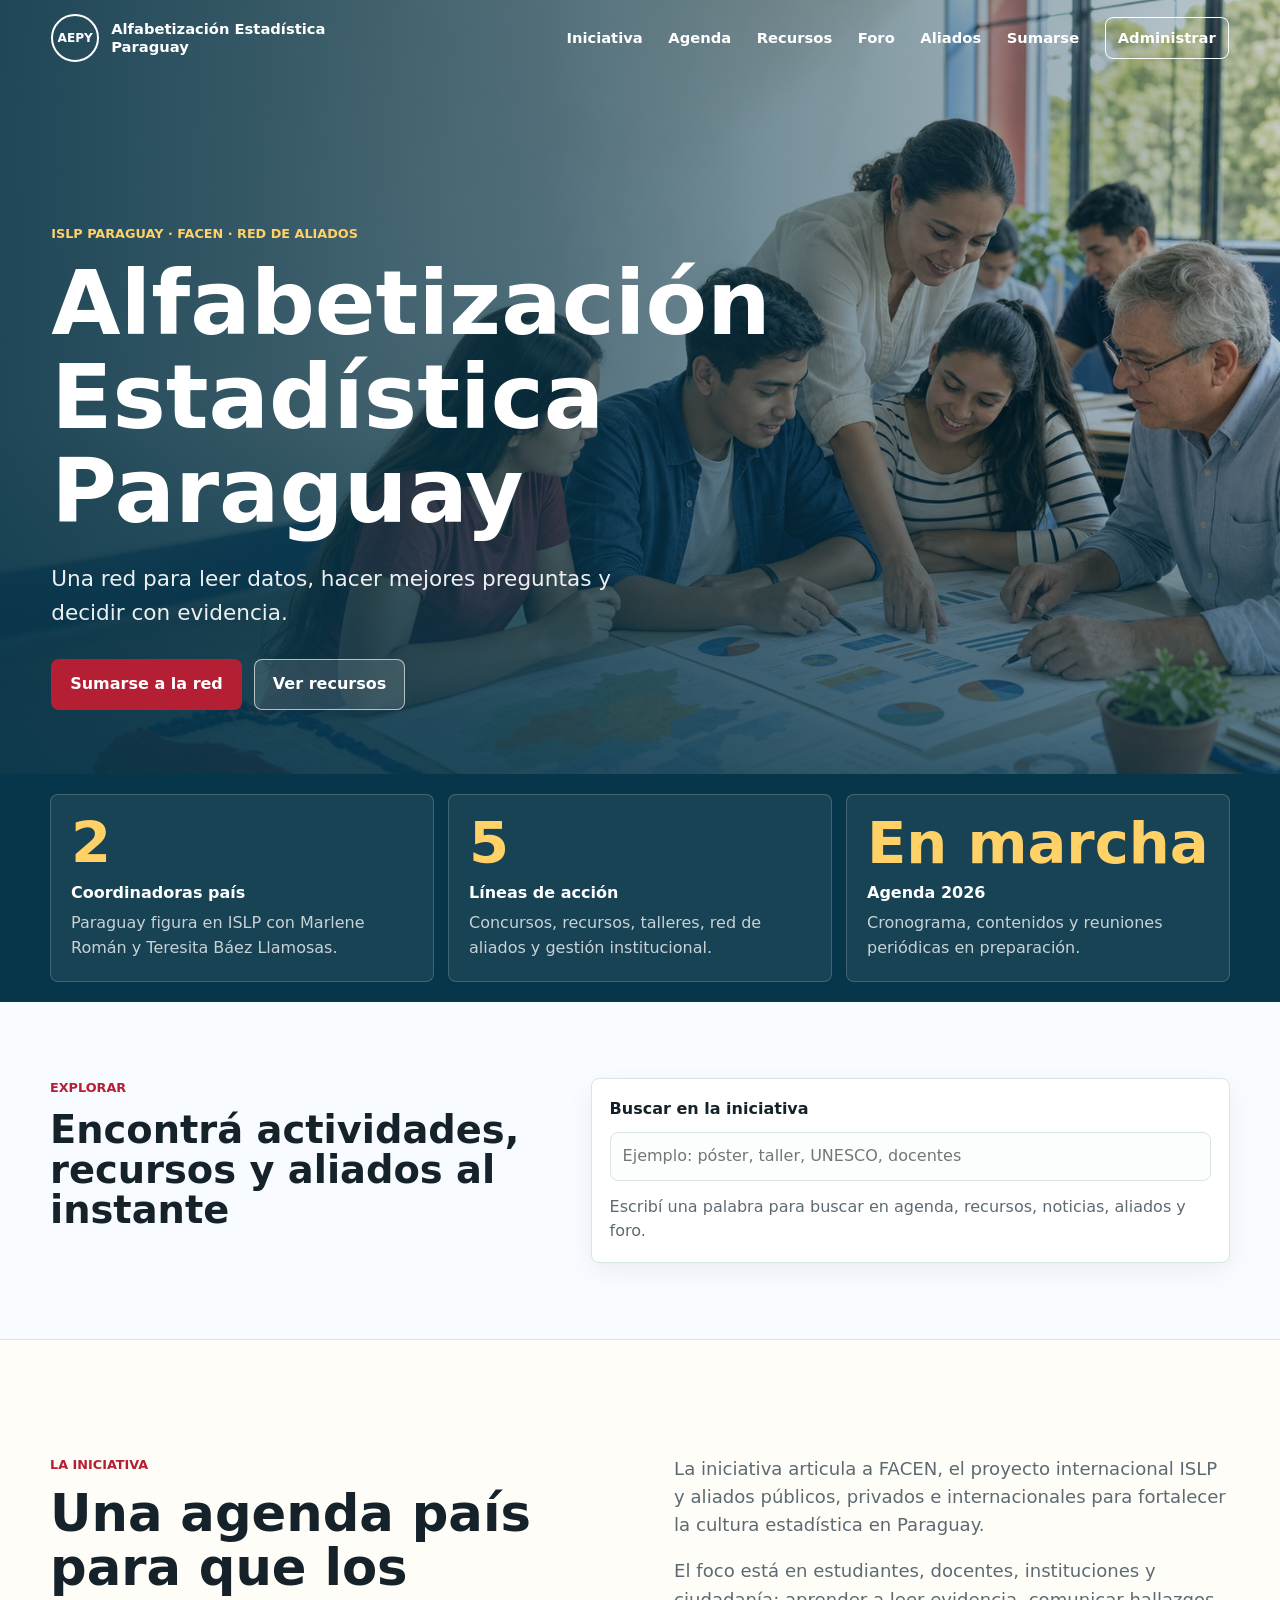
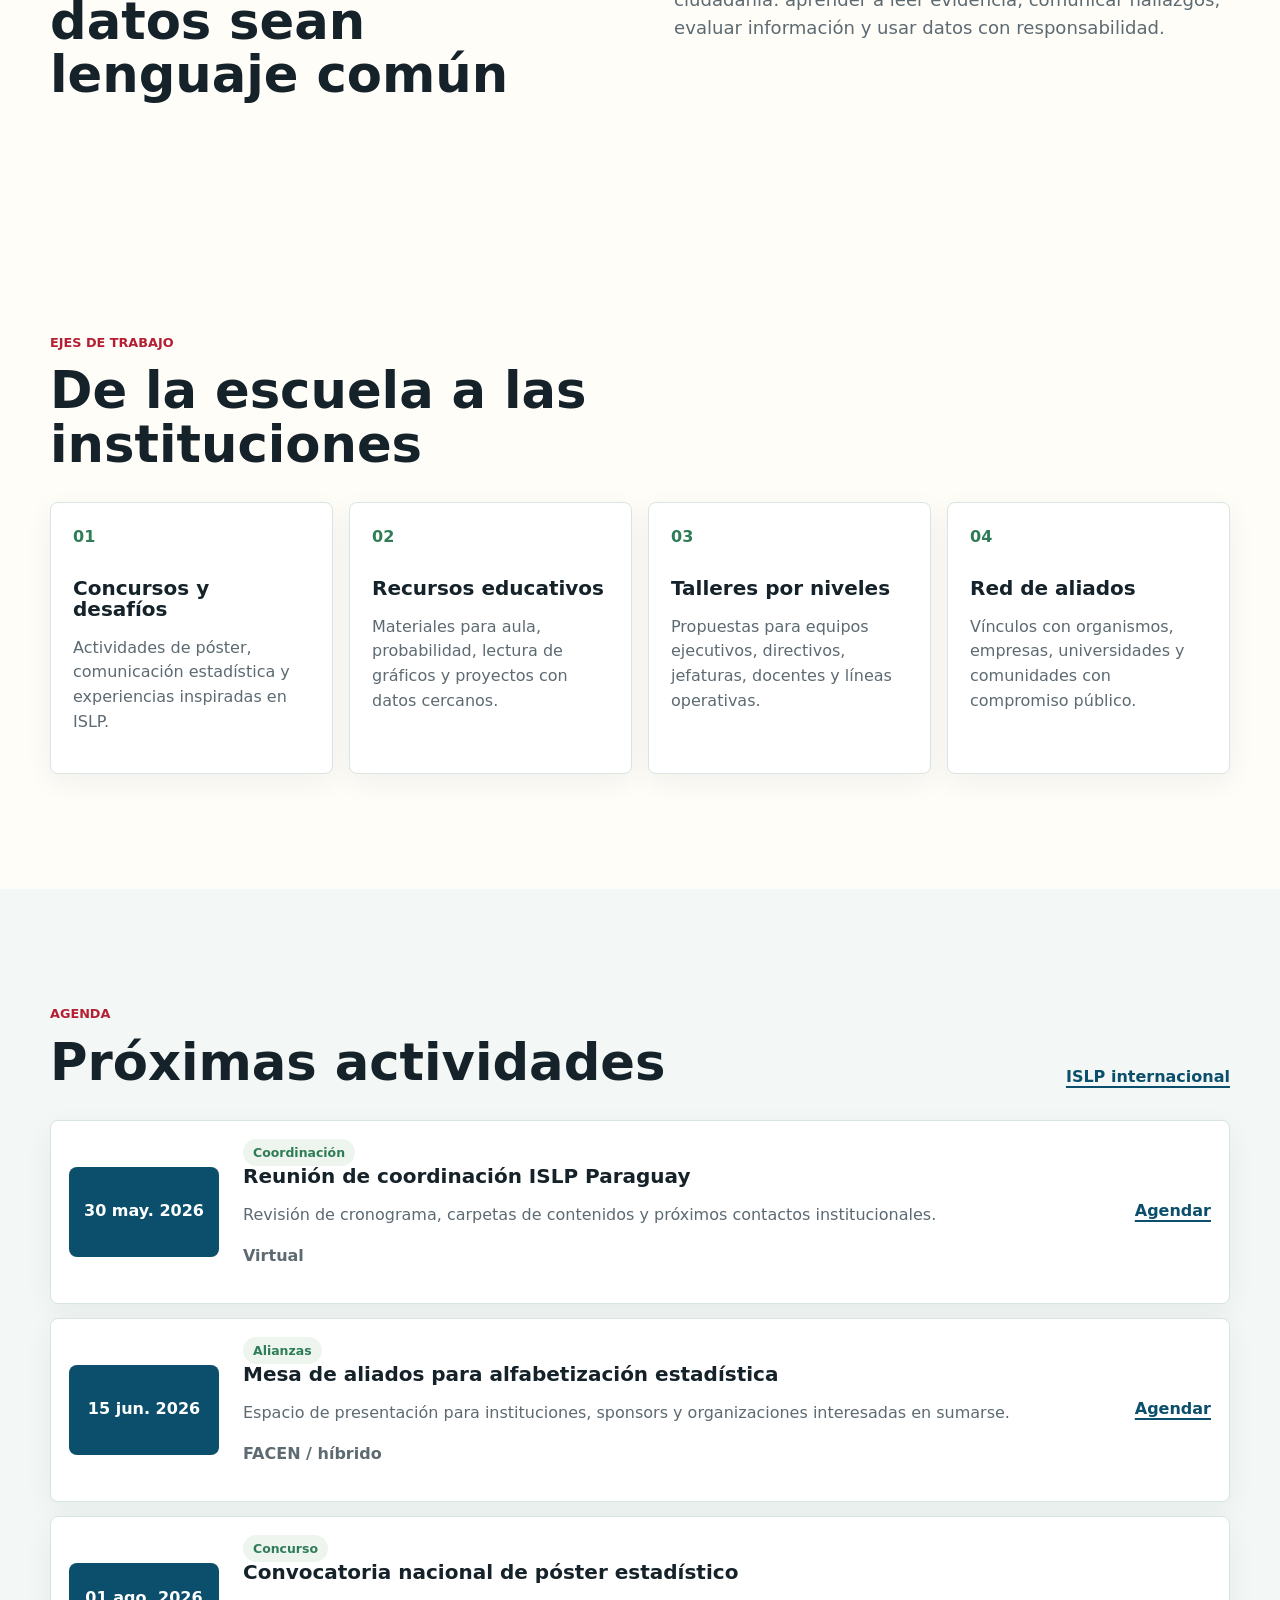
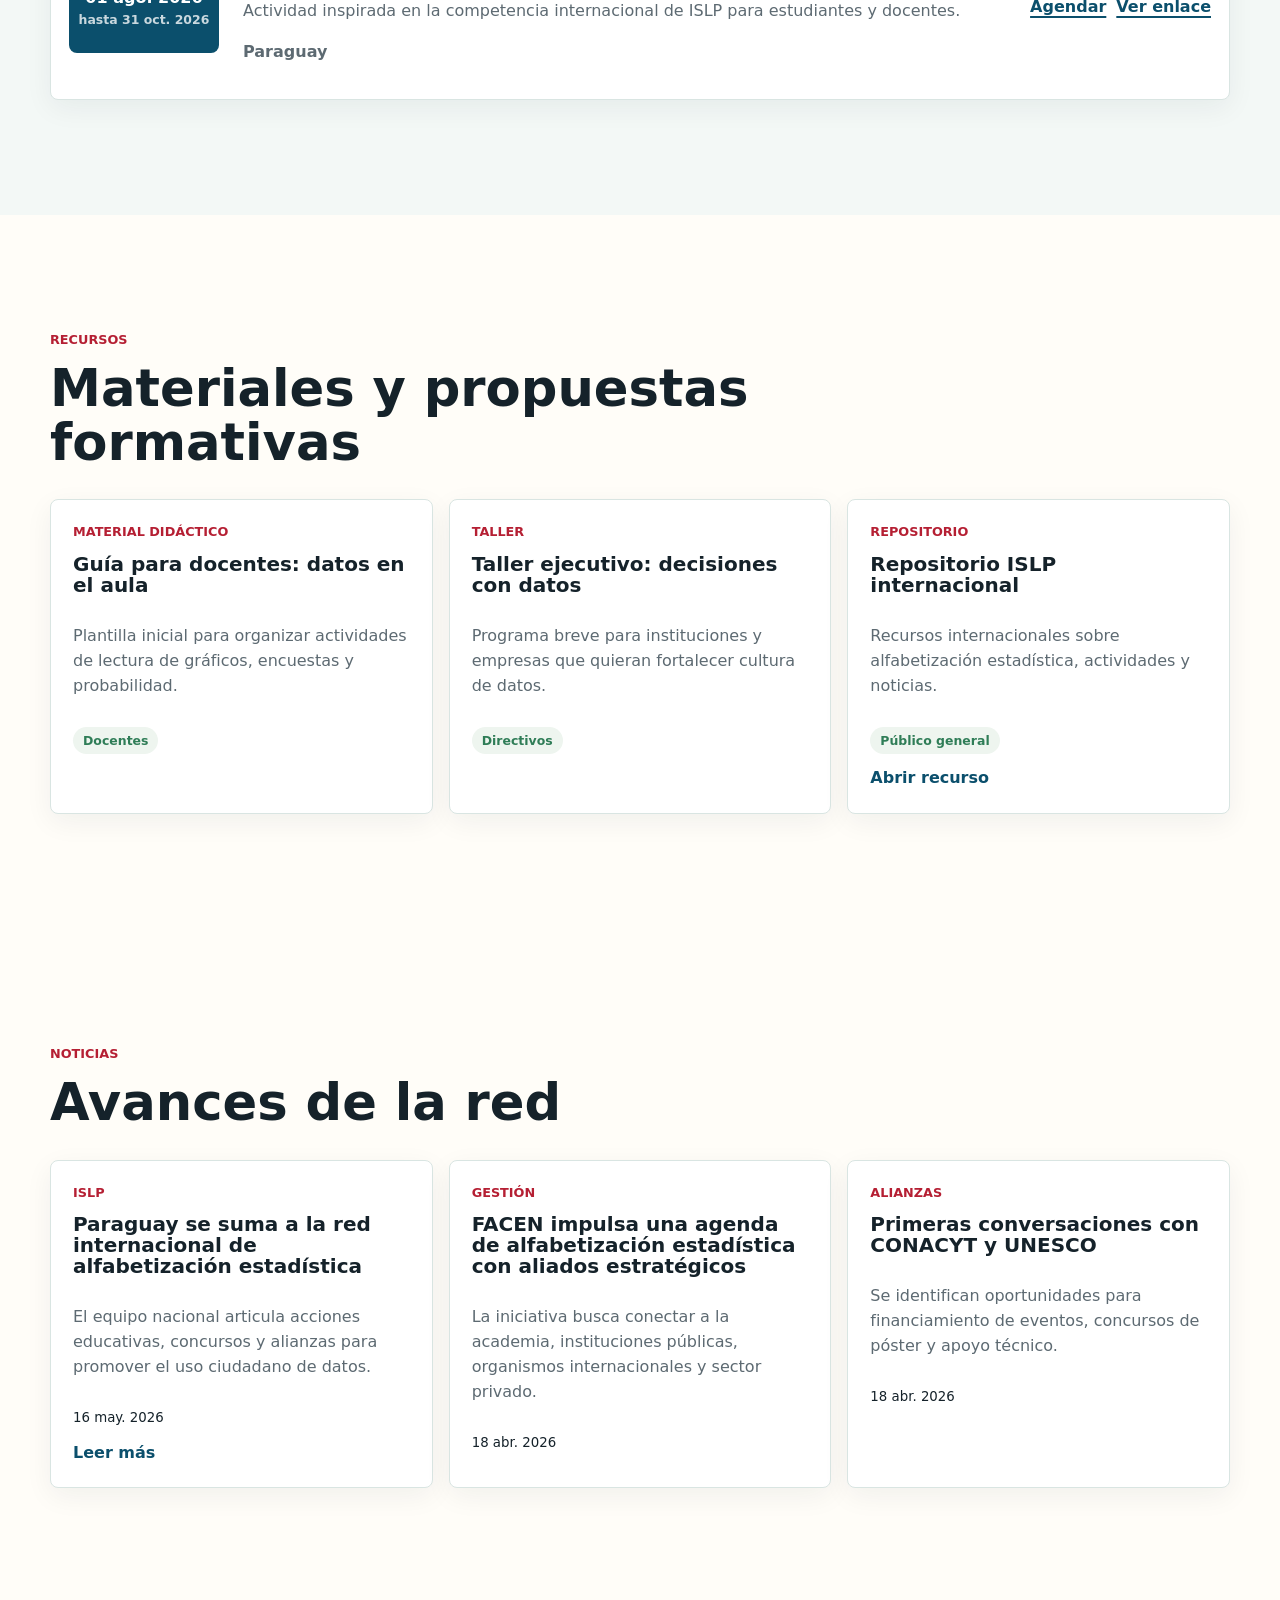
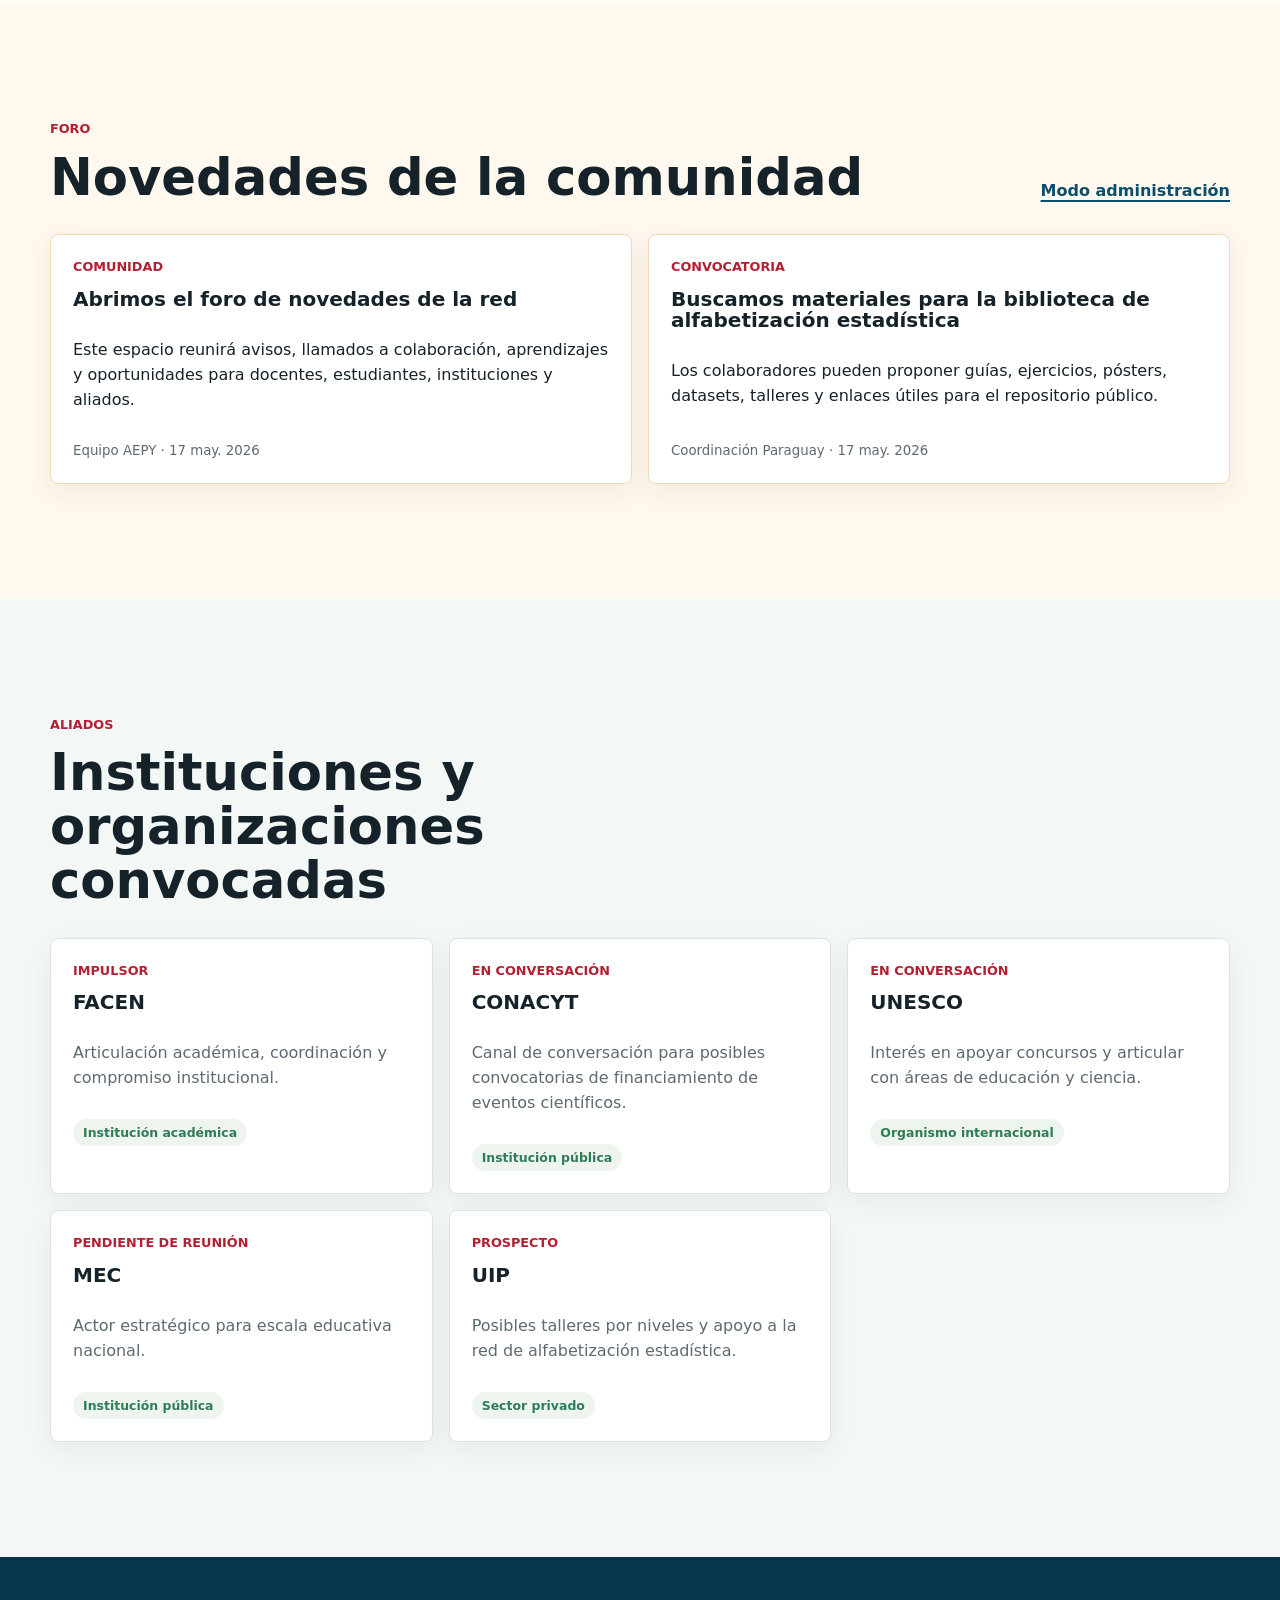
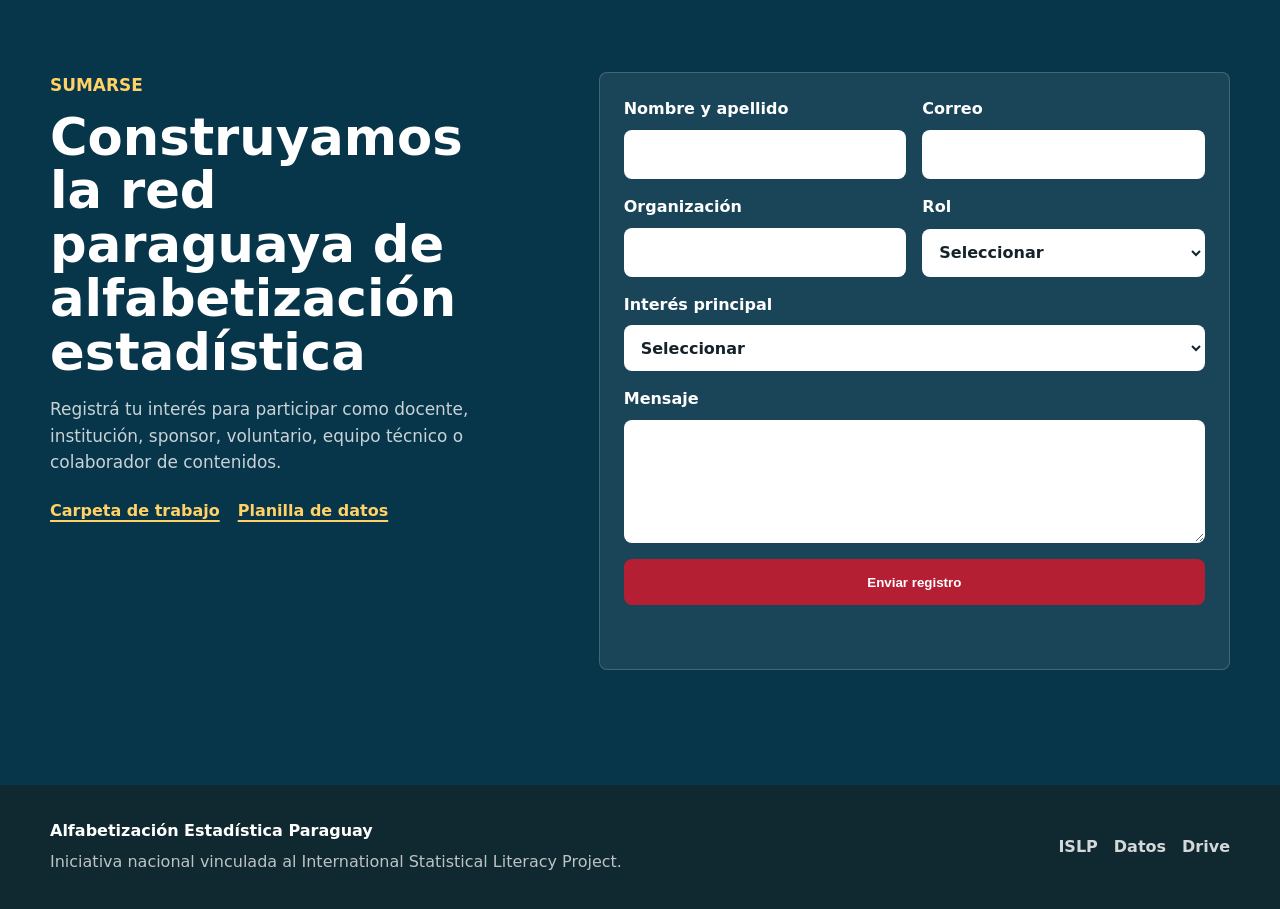
<file: index.html>
<!doctype html>
<html lang="es">
  <head>
    <meta charset="utf-8">
    <meta name="viewport" content="width=device-width, initial-scale=1">
    <meta name="description" content="Alfabetización Estadística Paraguay: red educativa para promover el uso ciudadano de datos, concursos, recursos, talleres y alianzas.">
    <meta name="theme-color" content="#0b4f6c">
    <title>Alfabetización Estadística Paraguay</title>
    <link rel="preload" href="assets/images/hero-statistical-literacy.png" as="image">
    <link rel="stylesheet" href="assets/css/styles.css">
  </head>
  <body>
    <header class="site-header" data-header>
      <a class="brand" href="#inicio" aria-label="Alfabetización Estadística Paraguay">
        <span class="brand-mark" aria-hidden="true">AEPY</span>
        <span class="brand-text">Alfabetización Estadística Paraguay</span>
      </a>
      <button class="nav-toggle" type="button" data-nav-toggle aria-label="Abrir navegación" aria-expanded="false">
        <span></span>
        <span></span>
        <span></span>
      </button>
      <nav class="site-nav" data-nav>
        <a href="#iniciativa">Iniciativa</a>
        <a href="#agenda">Agenda</a>
        <a href="#recursos">Recursos</a>
        <a href="#foro">Foro</a>
        <a href="#aliados">Aliados</a>
        <a href="#sumarse">Sumarse</a>
        <a class="admin-nav-link" href="admin.html">Administrar</a>
      </nav>
    </header>

    <main>
      <section class="hero" id="inicio">
        <div class="hero-media" aria-hidden="true"></div>
        <div class="hero-overlay"></div>
        <div class="hero-content">
          <p class="eyebrow">ISLP Paraguay · FACEN · Red de aliados</p>
          <h1>
            <span>Alfabetización</span>
            <span>Estadística</span>
            <span>Paraguay</span>
          </h1>
          <p class="hero-lede" data-config="tagline">Una red para leer datos, hacer mejores preguntas y decidir con evidencia.</p>
          <div class="hero-actions" aria-label="Acciones principales">
            <a class="button button-primary" href="#sumarse">Sumarse a la red</a>
            <a class="button button-secondary" href="#recursos">Ver recursos</a>
          </div>
        </div>
      </section>

      <section class="stats-band" aria-label="Indicadores de la iniciativa">
        <div class="section-shell stats-grid" data-indicators>
          <article class="stat-card">
            <strong>2</strong>
            <span>Coordinadoras país</span>
            <p>Paraguay se integra a la red internacional ISLP.</p>
          </article>
          <article class="stat-card">
            <strong>5</strong>
            <span>Líneas de acción</span>
            <p>Concursos, recursos, talleres, alianzas y gestión institucional.</p>
          </article>
          <article class="stat-card">
            <strong>2026</strong>
            <span>Agenda en marcha</span>
            <p>Cronograma nacional y contactos estratégicos en preparación.</p>
          </article>
        </div>
      </section>

      <section class="utility-band" aria-label="Herramientas rápidas">
        <div class="section-shell utility-layout">
          <div>
            <p class="eyebrow">Explorar</p>
            <h2>Encontrá actividades, recursos y aliados al instante</h2>
          </div>
          <div class="search-console">
            <label for="site-search">Buscar en la iniciativa</label>
            <input id="site-search" data-site-search type="search" placeholder="Ejemplo: póster, taller, UNESCO, docentes">
            <div class="search-results" data-search-results>
              <p>Escribí una palabra para buscar en agenda, recursos, noticias, aliados y foro.</p>
            </div>
          </div>
        </div>
      </section>

      <section class="section section-intro" id="iniciativa">
        <div class="section-shell intro-layout">
          <div>
            <p class="eyebrow">La iniciativa</p>
            <h2>Una agenda país para que los datos sean lenguaje común</h2>
          </div>
          <div class="intro-copy">
            <p>
              La iniciativa articula a FACEN, el proyecto internacional ISLP y aliados públicos, privados e internacionales para fortalecer la cultura estadística en Paraguay.
            </p>
            <p>
              El foco está en estudiantes, docentes, instituciones y ciudadanía: aprender a leer evidencia, comunicar hallazgos, evaluar información y usar datos con responsabilidad.
            </p>
          </div>
        </div>
      </section>

      <section class="section action-lines" aria-label="Líneas de acción">
        <div class="section-shell">
          <div class="section-heading">
            <p class="eyebrow">Ejes de trabajo</p>
            <h2>De la escuela a las instituciones</h2>
          </div>
          <div class="line-grid">
            <article class="line-card">
              <span class="line-number">01</span>
              <h3>Concursos y desafíos</h3>
              <p>Actividades de póster, comunicación estadística y experiencias inspiradas en ISLP.</p>
            </article>
            <article class="line-card">
              <span class="line-number">02</span>
              <h3>Recursos educativos</h3>
              <p>Materiales para aula, probabilidad, lectura de gráficos y proyectos con datos cercanos.</p>
            </article>
            <article class="line-card">
              <span class="line-number">03</span>
              <h3>Talleres por niveles</h3>
              <p>Propuestas para equipos ejecutivos, directivos, jefaturas, docentes y líneas operativas.</p>
            </article>
            <article class="line-card">
              <span class="line-number">04</span>
              <h3>Red de aliados</h3>
              <p>Vínculos con organismos, empresas, universidades y comunidades con compromiso público.</p>
            </article>
          </div>
        </div>
      </section>

      <section class="section section-muted" id="agenda">
        <div class="section-shell">
          <div class="section-heading with-action">
            <div>
              <p class="eyebrow">Agenda</p>
              <h2>Próximas actividades</h2>
            </div>
            <a class="text-link" href="https://iase-web.org/islp" target="_blank" rel="noreferrer">ISLP internacional</a>
          </div>
          <div class="event-list" data-events>
            <p class="loading-text">Cargando agenda...</p>
          </div>
        </div>
      </section>

      <section class="section" id="recursos">
        <div class="section-shell">
          <div class="section-heading">
            <p class="eyebrow">Recursos</p>
            <h2>Materiales y propuestas formativas</h2>
          </div>
          <div class="resource-grid" data-resources>
            <p class="loading-text">Cargando recursos...</p>
          </div>
        </div>
      </section>

      <section class="section news-section" id="noticias">
        <div class="section-shell">
          <div class="section-heading">
            <p class="eyebrow">Noticias</p>
            <h2>Avances de la red</h2>
          </div>
          <div class="news-grid" data-news>
            <p class="loading-text">Cargando noticias...</p>
          </div>
        </div>
      </section>

      <section class="section section-forum" id="foro">
        <div class="section-shell">
          <div class="section-heading with-action">
            <div>
              <p class="eyebrow">Foro</p>
              <h2>Novedades de la comunidad</h2>
            </div>
            <a class="text-link" href="admin.html">Modo administración</a>
          </div>
          <div class="forum-grid" data-forum>
            <p class="loading-text">Cargando foro...</p>
          </div>
        </div>
      </section>

      <section class="section section-muted" id="aliados">
        <div class="section-shell">
          <div class="section-heading">
            <p class="eyebrow">Aliados</p>
            <h2>Instituciones y organizaciones convocadas</h2>
          </div>
          <div class="ally-grid" data-allies>
            <p class="loading-text">Cargando aliados...</p>
          </div>
        </div>
      </section>

      <section class="section section-form" id="sumarse">
        <div class="section-shell form-layout">
          <div>
            <p class="eyebrow">Sumarse</p>
            <h2>Construyamos la red paraguaya de alfabetización estadística</h2>
            <p>
              Registrá tu interés para participar como docente, institución, sponsor, voluntario, equipo técnico o colaborador de contenidos.
            </p>
            <div class="contact-links">
              <a class="text-link" data-drive-link href="https://drive.google.com/drive/folders/186EdVMqjpiIKKcMEHltzHhUjwU98nwG0?usp=sharing" target="_blank" rel="noreferrer">Carpeta de trabajo</a>
              <a class="text-link" data-sheet-link href="https://docs.google.com/spreadsheets/d/1CdHa2jmh1V16x9CIGzmMcvHFaW9cc88QzWcY-8qcAvU/edit?usp=sharing" target="_blank" rel="noreferrer">Planilla de datos</a>
            </div>
          </div>

          <form class="join-form" data-join-form>
            <label>
              Nombre y apellido
              <input name="nombre" autocomplete="name" required>
            </label>
            <label>
              Correo
              <input name="email" type="email" autocomplete="email" required>
            </label>
            <label>
              Organización
              <input name="organizacion" autocomplete="organization">
            </label>
            <label>
              Rol
              <select name="rol" required>
                <option value="">Seleccionar</option>
                <option>Docente</option>
                <option>Estudiante</option>
                <option>Institución pública</option>
                <option>Empresa / gremio</option>
                <option>Organismo internacional</option>
                <option>Voluntariado</option>
              </select>
            </label>
            <label class="field-wide">
              Interés principal
              <select name="interes" required>
                <option value="">Seleccionar</option>
                <option>Concursos y actividades educativas</option>
                <option>Recursos para aula</option>
                <option>Talleres institucionales</option>
                <option>Sponsoreo o apoyo logístico</option>
                <option>Red de especialistas</option>
              </select>
            </label>
            <label class="field-wide">
              Mensaje
              <textarea name="mensaje" rows="4"></textarea>
            </label>
            <button class="button button-primary field-wide" type="submit">Enviar registro</button>
            <p class="form-status field-wide" data-form-status role="status" aria-live="polite"></p>
          </form>
        </div>
      </section>
    </main>

    <footer class="site-footer">
      <div class="section-shell footer-layout">
        <div>
          <strong>Alfabetización Estadística Paraguay</strong>
          <p>Iniciativa nacional vinculada al International Statistical Literacy Project.</p>
        </div>
        <div class="footer-links">
          <a href="https://iase-web.org/islp" target="_blank" rel="noreferrer">ISLP</a>
          <a href="https://docs.google.com/spreadsheets/d/1CdHa2jmh1V16x9CIGzmMcvHFaW9cc88QzWcY-8qcAvU/edit?usp=sharing" target="_blank" rel="noreferrer">Datos</a>
          <a href="https://drive.google.com/drive/folders/186EdVMqjpiIKKcMEHltzHhUjwU98nwG0?usp=sharing" target="_blank" rel="noreferrer">Drive</a>
        </div>
      </div>
    </footer>

    <script src="assets/js/config.js"></script>
    <script src="assets/js/data.js"></script>
    <script src="assets/js/main.js"></script>
  </body>
</html>
</file>
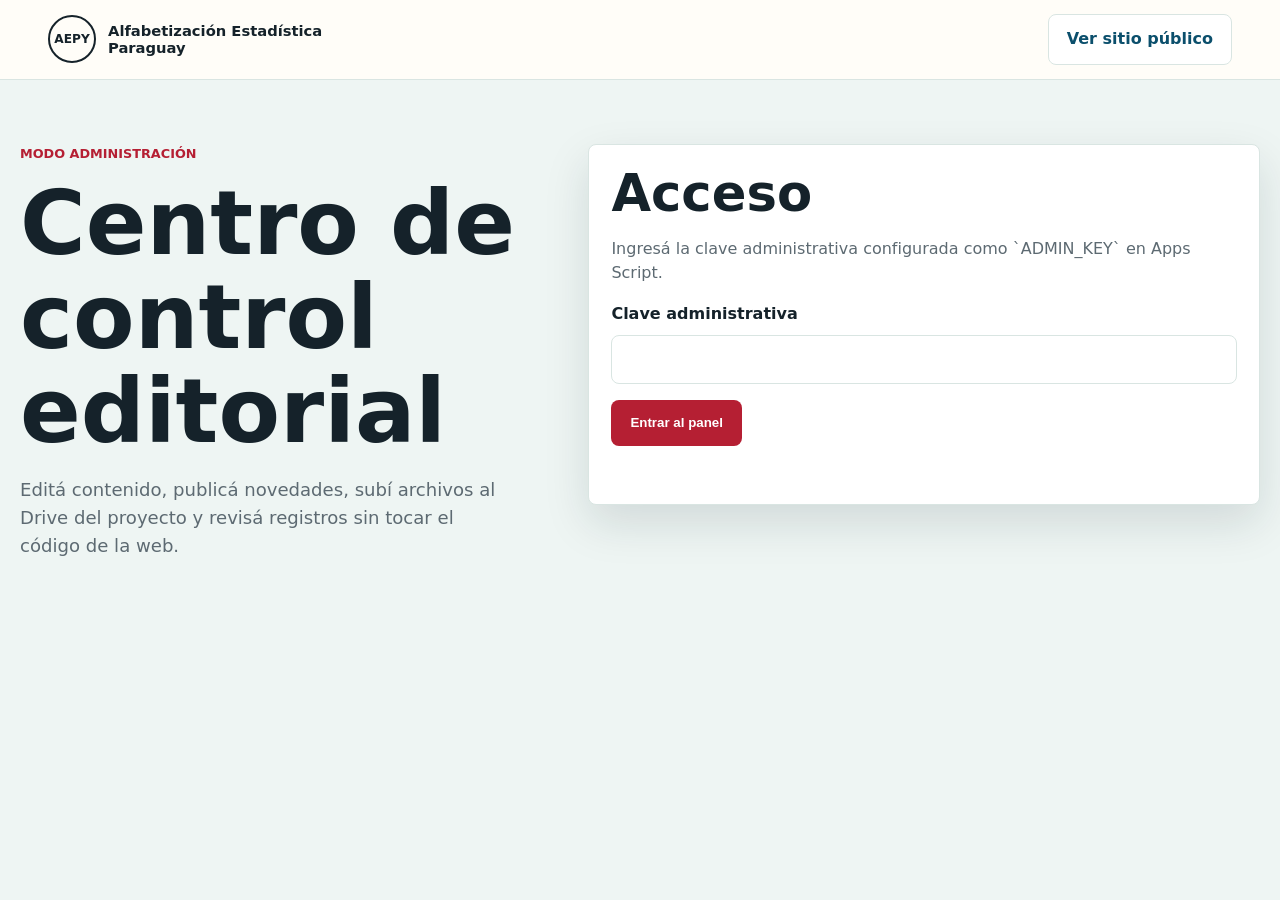
<file: admin.html>
<!doctype html>
<html lang="es">
  <head>
    <meta charset="utf-8">
    <meta name="viewport" content="width=device-width, initial-scale=1">
    <meta name="robots" content="noindex">
    <meta name="theme-color" content="#0b4f6c">
    <title>Administración · Alfabetización Estadística Paraguay</title>
    <link rel="stylesheet" href="assets/css/styles.css">
  </head>
  <body class="admin-page">
    <header class="admin-topbar">
      <a class="brand" href="index.html#inicio" aria-label="Volver al sitio público">
        <span class="brand-mark" aria-hidden="true">AEPY</span>
        <span class="brand-text">Alfabetización Estadística Paraguay</span>
      </a>
      <a class="button button-ghost" href="index.html">Ver sitio público</a>
    </header>

    <main class="admin-shell">
      <section class="admin-hero">
        <div>
          <p class="eyebrow">Modo administración</p>
          <h1>
            <span>Centro de</span>
            <span>control editorial</span>
          </h1>
          <p class="intro-copy">
            Editá contenido, publicá novedades, subí archivos al Drive del proyecto y revisá registros sin tocar el código de la web.
          </p>
        </div>

        <form class="admin-login" data-admin-login>
          <h2>Acceso</h2>
          <p class="admin-help">Ingresá la clave administrativa configurada como `ADMIN_KEY` en Apps Script.</p>
          <label>
            Clave administrativa
            <input name="adminKey" type="password" autocomplete="current-password" required>
          </label>
          <button class="button button-primary" type="submit">Entrar al panel</button>
          <p class="admin-status" data-admin-login-status></p>
        </form>
      </section>

      <section class="admin-panel" data-admin-panel aria-live="polite">
        <nav class="admin-tabs" data-admin-tabs aria-label="Secciones del panel"></nav>
        <div class="admin-workspace">
          <div data-admin-view></div>
          <p class="admin-status" data-admin-status></p>
        </div>
      </section>
    </main>

    <script src="assets/js/config.js"></script>
    <script src="assets/js/data.js"></script>
    <script src="assets/js/admin.js"></script>
  </body>
</html>
</file>
<file: assets/css/styles.css>
:root {
  --ink: #15222a;
  --muted: #5d6a72;
  --paper: #fffdf8;
  --soft: #f3f8f6;
  --line: #d9e5e2;
  --blue: #0b4f6c;
  --blue-deep: #073549;
  --red: #b51f33;
  --green: #2f7d57;
  --gold: #d79c2d;
  --white: #ffffff;
  --shadow: 0 18px 45px rgba(19, 40, 48, 0.13);
  --radius: 8px;
  --header-height: 74px;
  font-family: Inter, ui-sans-serif, system-ui, -apple-system, BlinkMacSystemFont, "Segoe UI", sans-serif;
}

* {
  box-sizing: border-box;
}

html {
  scroll-behavior: smooth;
}

body {
  margin: 0;
  color: var(--ink);
  background: var(--paper);
  line-height: 1.55;
}

body.nav-open {
  overflow: hidden;
}

img {
  max-width: 100%;
  display: block;
}

a {
  color: inherit;
}

.site-header {
  position: fixed;
  inset: 0 0 auto;
  z-index: 20;
  min-height: var(--header-height);
  display: flex;
  align-items: center;
  justify-content: space-between;
  gap: 24px;
  padding: 14px clamp(18px, 4vw, 54px);
  color: var(--white);
  transition: background 180ms ease, color 180ms ease, box-shadow 180ms ease;
}

.site-header.is-scrolled,
.site-header.is-open {
  color: var(--ink);
  background: rgba(255, 253, 248, 0.96);
  box-shadow: 0 8px 26px rgba(19, 40, 48, 0.09);
  backdrop-filter: blur(12px);
}

.brand {
  display: inline-flex;
  align-items: center;
  gap: 12px;
  text-decoration: none;
  font-weight: 800;
}

.brand-mark {
  display: grid;
  place-items: center;
  width: 48px;
  height: 48px;
  border: 2px solid currentColor;
  border-radius: 50%;
  font-size: 0.76rem;
  line-height: 1;
}

.brand-text {
  max-width: 220px;
  font-size: 0.92rem;
  line-height: 1.2;
}

.site-nav {
  display: flex;
  align-items: center;
  gap: clamp(16px, 2vw, 28px);
  font-weight: 700;
  font-size: 0.92rem;
}

.site-nav a {
  text-decoration: none;
}

.admin-nav-link {
  border: 1px solid currentColor;
  border-radius: var(--radius);
  padding: 9px 12px;
}

.site-nav a:hover,
.text-link:hover {
  color: var(--red);
}

.nav-toggle {
  display: none;
  width: 44px;
  height: 44px;
  border: 1px solid currentColor;
  border-radius: 50%;
  background: transparent;
  color: inherit;
  padding: 10px;
}

.nav-toggle span {
  display: block;
  height: 2px;
  background: currentColor;
  margin: 5px 0;
}

.hero {
  position: relative;
  min-height: 86svh;
  display: grid;
  align-items: end;
  overflow: hidden;
  color: var(--white);
  padding: calc(var(--header-height) + 48px) clamp(18px, 4vw, 54px) 64px;
}

.hero-media,
.hero-overlay {
  position: absolute;
  inset: 0;
}

.hero-media {
  background-image: url("../images/hero-statistical-literacy.png");
  background-size: cover;
  background-position: center;
  transform: scale(1.02);
}

.hero-overlay {
  background:
    linear-gradient(90deg, rgba(7, 53, 73, 0.88) 0%, rgba(7, 53, 73, 0.66) 42%, rgba(7, 53, 73, 0.18) 100%),
    linear-gradient(0deg, rgba(7, 53, 73, 0.66), rgba(7, 53, 73, 0.08) 45%);
}

.hero-content {
  position: relative;
  width: min(780px, 100%);
}

.eyebrow {
  margin: 0 0 12px;
  color: var(--red);
  font-size: 0.8rem;
  font-weight: 800;
  text-transform: uppercase;
}

.hero .eyebrow {
  color: #ffd166;
}

h1,
h2,
h3,
p {
  overflow-wrap: anywhere;
}

h1,
h2,
h3 {
  margin: 0;
  line-height: 1.05;
}

h1 {
  max-width: 760px;
  font-size: clamp(3rem, 7vw, 6.9rem);
  letter-spacing: 0;
}

h1 span {
  display: block;
}

h2 {
  font-size: clamp(2rem, 4vw, 4.2rem);
  letter-spacing: 0;
}

h3 {
  font-size: 1.25rem;
  letter-spacing: 0;
}

.hero-lede {
  max-width: 620px;
  margin: 24px 0 0;
  font-size: clamp(1.08rem, 2vw, 1.35rem);
  color: rgba(255, 255, 255, 0.92);
}

.hero-actions {
  display: flex;
  flex-wrap: wrap;
  gap: 12px;
  margin-top: 30px;
}

.button {
  min-height: 46px;
  display: inline-flex;
  align-items: center;
  justify-content: center;
  border-radius: var(--radius);
  padding: 12px 18px;
  border: 1px solid transparent;
  text-decoration: none;
  font-weight: 800;
  cursor: pointer;
  transition: transform 160ms ease, background 160ms ease, color 160ms ease, border-color 160ms ease;
}

.button:hover {
  transform: translateY(-1px);
}

.button-primary {
  background: var(--red);
  color: var(--white);
}

.button-primary:hover {
  background: #97172a;
}

.button-secondary {
  background: rgba(255, 255, 255, 0.12);
  border-color: rgba(255, 255, 255, 0.64);
  color: var(--white);
}

.button-secondary:hover {
  background: rgba(255, 255, 255, 0.22);
}

.button-ghost {
  background: var(--white);
  border-color: var(--line);
  color: var(--blue);
}

.button-ghost:hover {
  border-color: var(--blue);
  background: #f8fbff;
}

.section-shell {
  width: min(1180px, calc(100% - 36px));
  margin-inline: auto;
}

.section {
  padding: clamp(68px, 9vw, 118px) 0;
}

.section-muted {
  background: var(--soft);
}

.stats-band {
  background: var(--blue-deep);
  color: var(--white);
  padding: 20px 0;
}

.stats-grid {
  display: grid;
  grid-template-columns: repeat(3, 1fr);
  gap: 14px;
}

.stat-card {
  min-height: 138px;
  border: 1px solid rgba(255, 255, 255, 0.18);
  border-radius: var(--radius);
  padding: 20px;
  background: rgba(255, 255, 255, 0.07);
}

.stat-card strong {
  display: block;
  font-size: clamp(2rem, 5vw, 3.6rem);
  line-height: 1;
  color: #ffd166;
}

.stat-card span {
  display: block;
  margin-top: 8px;
  font-weight: 800;
}

.stat-card p {
  margin: 6px 0 0;
  color: rgba(255, 255, 255, 0.76);
}

.utility-band {
  padding: clamp(42px, 6vw, 76px) 0;
  background: #f8fbff;
  border-bottom: 1px solid var(--line);
}

.utility-layout {
  display: grid;
  grid-template-columns: minmax(260px, 0.85fr) minmax(320px, 1.15fr);
  gap: clamp(24px, 6vw, 68px);
  align-items: start;
}

.utility-layout h2 {
  font-size: clamp(1.75rem, 3vw, 3rem);
}

.search-console {
  border: 1px solid var(--line);
  border-radius: var(--radius);
  padding: 18px;
  background: var(--white);
  box-shadow: 0 8px 28px rgba(19, 40, 48, 0.06);
}

.search-console label {
  margin-bottom: 10px;
}

.search-console input {
  border-color: var(--line);
  background: #fbfefd;
}

.search-results {
  display: grid;
  gap: 10px;
  margin-top: 14px;
}

.search-results p {
  margin: 0;
  color: var(--muted);
}

.search-result {
  display: grid;
  gap: 4px;
  padding: 12px;
  border: 1px solid var(--line);
  border-radius: var(--radius);
  text-decoration: none;
  background: #fbfefd;
}

.search-result:hover {
  border-color: var(--blue);
}

.search-result span {
  color: var(--red);
  font-size: 0.76rem;
  font-weight: 900;
  text-transform: uppercase;
}

.search-result small {
  color: var(--muted);
}

.intro-layout {
  display: grid;
  grid-template-columns: minmax(260px, 0.95fr) minmax(280px, 1fr);
  gap: clamp(34px, 8vw, 96px);
  align-items: start;
}

.intro-copy {
  font-size: 1.13rem;
  color: var(--muted);
}

.intro-copy p:first-child {
  margin-top: 0;
}

.section-heading {
  max-width: 760px;
  margin-bottom: 30px;
}

.section-heading.with-action {
  max-width: none;
  display: flex;
  justify-content: space-between;
  align-items: end;
  gap: 24px;
}

.text-link {
  color: var(--blue);
  font-weight: 800;
  text-decoration: underline;
  text-decoration-thickness: 2px;
  text-underline-offset: 4px;
}

.line-grid,
.resource-grid,
.news-grid,
.ally-grid {
  display: grid;
  grid-template-columns: repeat(4, 1fr);
  gap: 16px;
}

.resource-grid,
.news-grid,
.ally-grid {
  grid-template-columns: repeat(3, 1fr);
}

.line-card,
.resource-card,
.news-card,
.ally-card,
.event-item {
  border: 1px solid var(--line);
  border-radius: var(--radius);
  background: var(--white);
  box-shadow: 0 8px 28px rgba(19, 40, 48, 0.06);
}

.line-card {
  min-height: 230px;
  padding: 22px;
}

.line-number {
  display: inline-block;
  margin-bottom: 28px;
  color: var(--green);
  font-weight: 900;
}

.line-card p,
.resource-card p,
.news-card p,
.ally-card p,
.event-item p {
  color: var(--muted);
}

.event-list {
  display: grid;
  gap: 14px;
}

.event-item {
  display: grid;
  grid-template-columns: 150px 1fr auto;
  gap: 24px;
  align-items: center;
  padding: 18px;
}

.event-date {
  min-height: 90px;
  display: grid;
  place-items: center;
  border-radius: var(--radius);
  background: var(--blue);
  color: var(--white);
  text-align: center;
  font-weight: 900;
}

.event-date span {
  display: block;
  font-size: 0.78rem;
  opacity: 0.78;
}

.event-actions {
  display: flex;
  flex-wrap: wrap;
  gap: 10px;
  justify-content: flex-end;
}

.pill {
  display: inline-flex;
  width: max-content;
  align-items: center;
  border-radius: 999px;
  padding: 4px 10px;
  background: #eef5ef;
  color: var(--green);
  font-size: 0.78rem;
  font-weight: 800;
}

.resource-card,
.news-card,
.ally-card,
.forum-card {
  min-height: 230px;
  display: flex;
  flex-direction: column;
  gap: 12px;
  padding: 22px;
}

.card-meta {
  color: var(--red);
  font-size: 0.8rem;
  font-weight: 900;
  text-transform: uppercase;
}

.card-link {
  margin-top: auto;
  color: var(--blue);
  font-weight: 900;
  text-decoration: none;
}

.card-link:hover {
  color: var(--red);
}

.section-forum {
  background: #fff8ee;
}

.forum-grid {
  display: grid;
  grid-template-columns: repeat(2, 1fr);
  gap: 16px;
}

.forum-card {
  border: 1px solid #efd9b6;
  border-radius: var(--radius);
  background: var(--white);
  box-shadow: 0 8px 28px rgba(72, 46, 15, 0.07);
}

.forum-card-foot {
  display: flex;
  justify-content: space-between;
  gap: 14px;
  align-items: center;
  margin-top: auto;
}

.forum-card small {
  color: var(--muted);
}

.section-form {
  background: var(--blue-deep);
  color: var(--white);
}

.section-form .eyebrow {
  color: #ffd166;
}

.section-form p {
  color: rgba(255, 255, 255, 0.78);
  font-size: 1.06rem;
}

.form-layout {
  display: grid;
  grid-template-columns: minmax(260px, 0.8fr) minmax(300px, 1.1fr);
  gap: clamp(32px, 7vw, 92px);
  align-items: start;
}

.contact-links {
  display: flex;
  flex-wrap: wrap;
  gap: 18px;
  margin-top: 24px;
}

.section-form .text-link {
  color: #ffd166;
}

.join-form {
  display: grid;
  grid-template-columns: repeat(2, 1fr);
  gap: 16px;
  padding: 24px;
  border: 1px solid rgba(255, 255, 255, 0.18);
  border-radius: var(--radius);
  background: rgba(255, 255, 255, 0.08);
}

label {
  display: grid;
  gap: 8px;
  font-weight: 800;
}

input,
select,
textarea {
  width: 100%;
  min-height: 46px;
  border: 1px solid rgba(255, 255, 255, 0.28);
  border-radius: var(--radius);
  padding: 11px 12px;
  font: inherit;
  color: var(--ink);
  background: var(--white);
}

textarea {
  resize: vertical;
  min-height: 112px;
}

.field-wide {
  grid-column: 1 / -1;
}

.form-status {
  min-height: 24px;
  margin: 0;
  font-weight: 800;
}

.loading-text {
  margin: 0;
  color: var(--muted);
}

.site-footer {
  padding: 34px 0;
  background: #102830;
  color: var(--white);
}

.admin-page {
  min-height: 100svh;
  background: #eef5f3;
}

.admin-topbar {
  position: sticky;
  top: 0;
  z-index: 10;
  display: flex;
  justify-content: space-between;
  align-items: center;
  gap: 18px;
  padding: 14px clamp(18px, 4vw, 48px);
  background: rgba(255, 253, 248, 0.96);
  border-bottom: 1px solid var(--line);
  backdrop-filter: blur(12px);
}

.admin-shell {
  width: min(1240px, calc(100% - 36px));
  margin: 0 auto;
  padding: clamp(34px, 6vw, 64px) 0;
}

.admin-hero {
  display: grid;
  grid-template-columns: minmax(280px, 0.85fr) minmax(320px, 1.15fr);
  gap: clamp(24px, 6vw, 72px);
  align-items: start;
  margin-bottom: 28px;
}

.admin-login,
.admin-panel,
.admin-card {
  border: 1px solid var(--line);
  border-radius: var(--radius);
  background: var(--white);
  box-shadow: var(--shadow);
}

.admin-login,
.admin-card {
  padding: 22px;
}

.admin-page input,
.admin-page select,
.admin-page textarea {
  border-color: var(--line);
  background: var(--white);
}

.admin-login .button {
  margin-top: 16px;
}

.admin-panel {
  display: none;
  overflow: hidden;
}

.admin-panel.is-active {
  display: grid;
  grid-template-columns: 230px 1fr;
}

.admin-tabs {
  display: grid;
  align-content: start;
  gap: 6px;
  padding: 14px;
  background: var(--blue-deep);
}

.admin-tab {
  min-height: 42px;
  border: 0;
  border-radius: var(--radius);
  padding: 10px 12px;
  background: transparent;
  color: rgba(255, 255, 255, 0.76);
  font: inherit;
  font-weight: 800;
  text-align: left;
  cursor: pointer;
}

.admin-tab.is-active,
.admin-tab:hover {
  background: rgba(255, 255, 255, 0.13);
  color: var(--white);
}

.admin-workspace {
  padding: 22px;
}

.admin-toolbar,
.admin-grid,
.admin-form-grid,
.admin-upload-grid,
.admin-kpis {
  display: grid;
  gap: 14px;
}

.admin-toolbar {
  grid-template-columns: 1fr auto auto;
  align-items: end;
  margin-bottom: 18px;
}

.admin-grid {
  grid-template-columns: minmax(260px, 0.85fr) minmax(320px, 1.15fr);
}

.admin-list {
  display: grid;
  gap: 10px;
  max-height: 620px;
  overflow: auto;
  padding-right: 4px;
}

.admin-list-item {
  border: 1px solid var(--line);
  border-radius: var(--radius);
  padding: 12px;
  background: #fbfefd;
  cursor: pointer;
  text-align: left;
}

.admin-list-item:hover,
.admin-list-item.is-active {
  border-color: var(--blue);
}

.admin-list-item span {
  display: block;
  color: var(--red);
  font-size: 0.75rem;
  font-weight: 900;
  text-transform: uppercase;
}

.admin-form-grid {
  grid-template-columns: repeat(2, minmax(0, 1fr));
}

.admin-form-grid label[data-wide="true"],
.admin-form-actions,
.admin-upload-grid label[data-wide="true"] {
  grid-column: 1 / -1;
}

.admin-form-actions {
  display: flex;
  flex-wrap: wrap;
  gap: 10px;
}

.admin-kpis {
  grid-template-columns: repeat(4, 1fr);
  margin-bottom: 18px;
}

.admin-kpi {
  border: 1px solid var(--line);
  border-radius: var(--radius);
  padding: 16px;
  background: #fbfefd;
}

.admin-kpi strong {
  display: block;
  color: var(--blue);
  font-size: 2rem;
}

.admin-status {
  min-height: 24px;
  margin: 12px 0 0;
  font-weight: 800;
  color: var(--muted);
}

.admin-help {
  color: var(--muted);
}

.site-footer p {
  margin: 6px 0 0;
  color: rgba(255, 255, 255, 0.72);
}

.footer-layout {
  display: flex;
  justify-content: space-between;
  gap: 24px;
  align-items: center;
}

.footer-links {
  display: flex;
  gap: 16px;
  font-weight: 800;
}

.footer-links a {
  color: rgba(255, 255, 255, 0.82);
  text-decoration: none;
}

.footer-links a:hover {
  color: #ffd166;
}

@media (max-width: 980px) {
  .site-nav {
    position: fixed;
    inset: var(--header-height) 0 auto;
    display: none;
    grid-template-columns: 1fr;
    gap: 0;
    padding: 12px 18px 22px;
    background: rgba(255, 253, 248, 0.98);
    color: var(--ink);
    box-shadow: 0 18px 30px rgba(19, 40, 48, 0.1);
  }

  .site-nav.is-open {
    display: grid;
  }

  .site-nav a {
    padding: 14px 0;
    border-bottom: 1px solid var(--line);
  }

  .nav-toggle {
    display: block;
  }

  .hero {
    min-height: 82svh;
    padding-bottom: 48px;
  }

  .stats-grid,
  .intro-layout,
  .form-layout,
  .utility-layout,
  .admin-hero,
  .admin-grid {
    grid-template-columns: 1fr;
  }

  .line-grid,
  .resource-grid,
  .news-grid,
  .ally-grid,
  .forum-grid {
    grid-template-columns: repeat(2, 1fr);
  }

  .admin-panel.is-active {
    grid-template-columns: 1fr;
  }

  .admin-tabs {
    grid-template-columns: repeat(2, minmax(0, 1fr));
  }

  .event-item {
    grid-template-columns: 118px 1fr;
  }

  .event-item .text-link {
    grid-column: 2;
  }
}

@media (max-width: 680px) {
  body {
    font-size: 17px;
  }

  .brand-text {
    display: none;
  }

  .hero {
    min-height: 100svh;
    align-items: center;
    padding: calc(var(--header-height) + 22px) 16px 48px;
    background-color: var(--blue-deep);
  }

  .hero-content {
    width: 100%;
  }

  h1 {
    font-size: clamp(2.85rem, 12.2vw, 3.35rem);
    line-height: 0.98;
  }

  h2 {
    font-size: clamp(2.15rem, 9.6vw, 3rem);
    line-height: 1;
  }

  h3 {
    font-size: 1.35rem;
  }

  .hero-lede {
    max-width: 100%;
    font-size: 1.18rem;
    line-height: 1.45;
    margin-top: 22px;
  }

  .eyebrow {
    font-size: 0.86rem;
  }

  .hero-actions {
    margin-top: 28px;
  }

  .hero-actions,
  .section-heading.with-action,
  .footer-layout {
    align-items: stretch;
    flex-direction: column;
  }

  .button {
    width: 100%;
    min-height: 56px;
    font-size: 1rem;
  }

  .line-grid,
  .resource-grid,
  .news-grid,
  .ally-grid,
  .forum-grid,
  .admin-kpis,
  .admin-form-grid {
    grid-template-columns: 1fr;
  }

  .admin-toolbar {
    grid-template-columns: 1fr;
  }

  .event-item {
    grid-template-columns: 1fr;
  }

  .event-item .text-link {
    grid-column: auto;
  }

  .join-form {
    grid-template-columns: 1fr;
    padding: 18px;
  }

  .stat-card,
  .line-card,
  .resource-card,
  .news-card,
  .ally-card,
  .event-item {
    padding: 24px;
  }

  .stat-card strong {
    font-size: 3rem;
  }
}

@media (max-width: 480px) {
  .hero-content,
  .section-shell {
    width: min(390px, calc(100% - 28px));
  }
}

@media (max-width: 360px) {
  h1 {
    font-size: clamp(2.45rem, 12vw, 2.75rem);
  }
}
</file>
